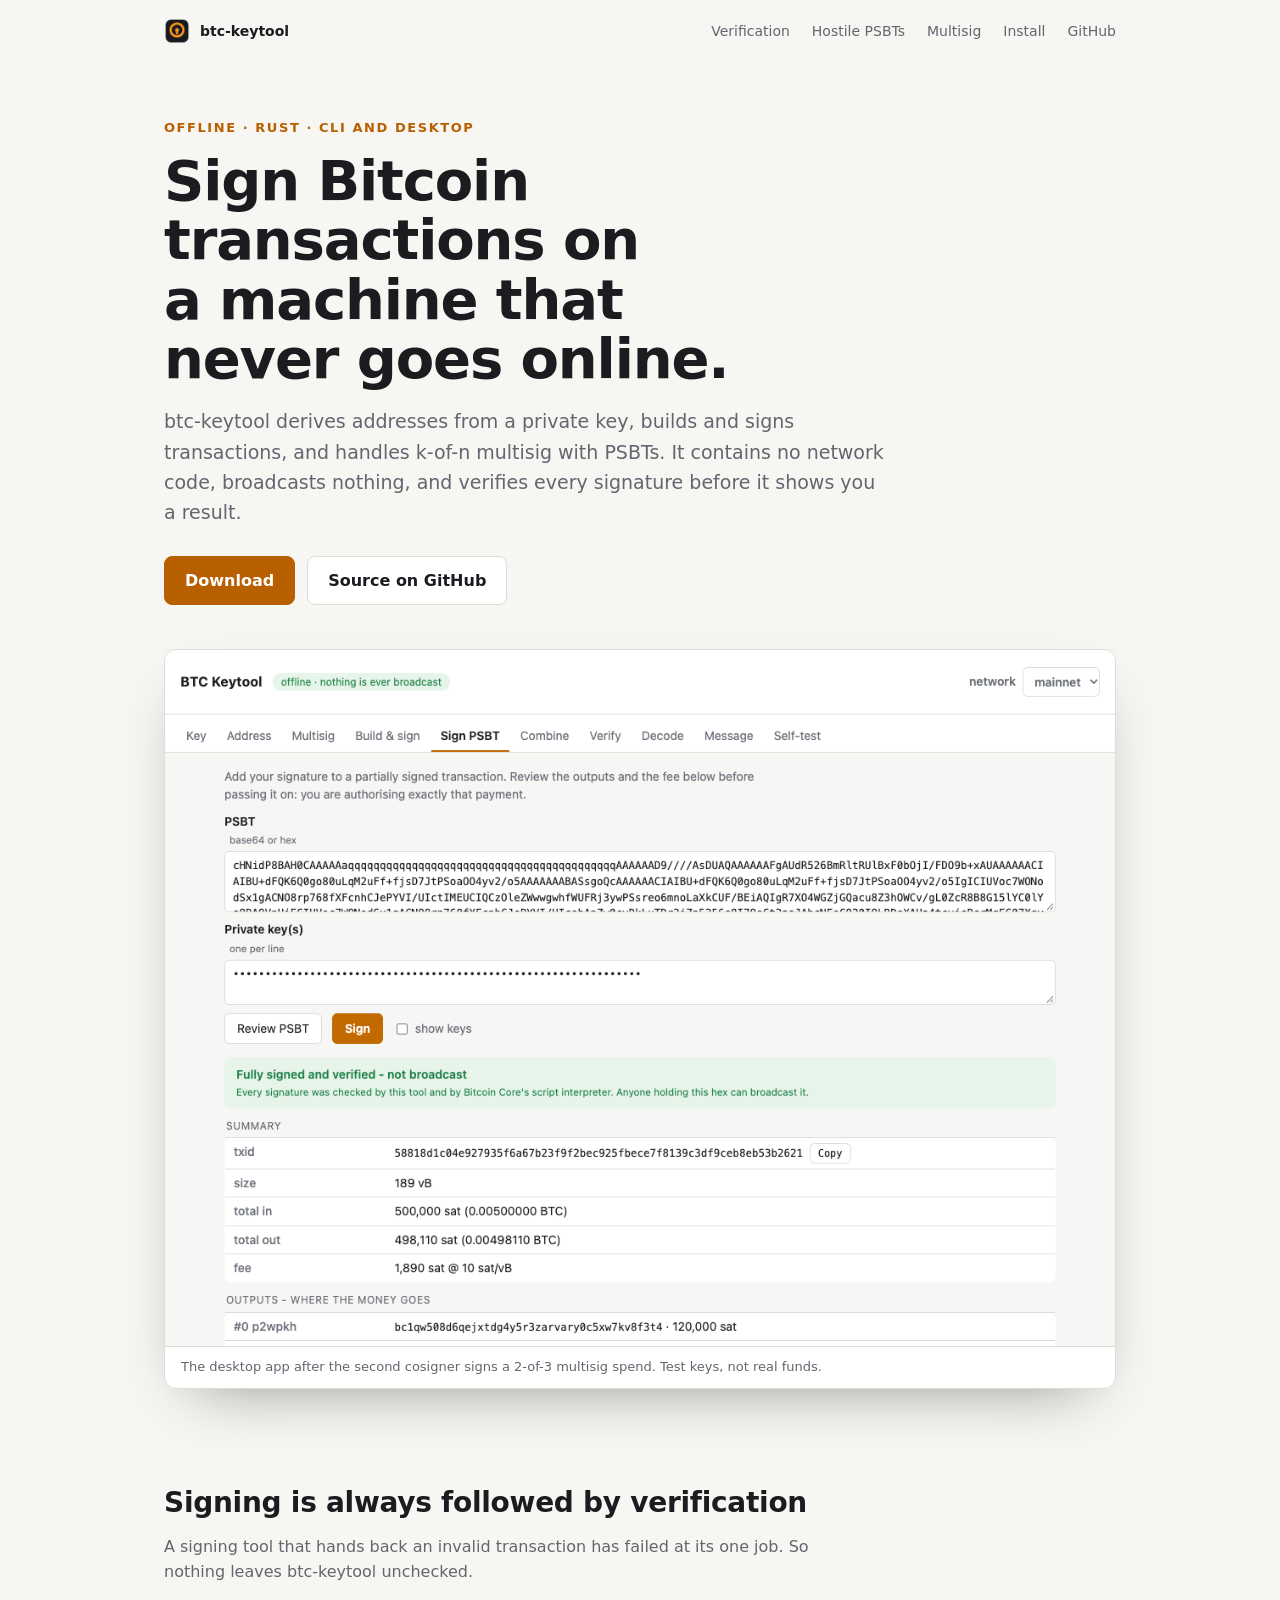
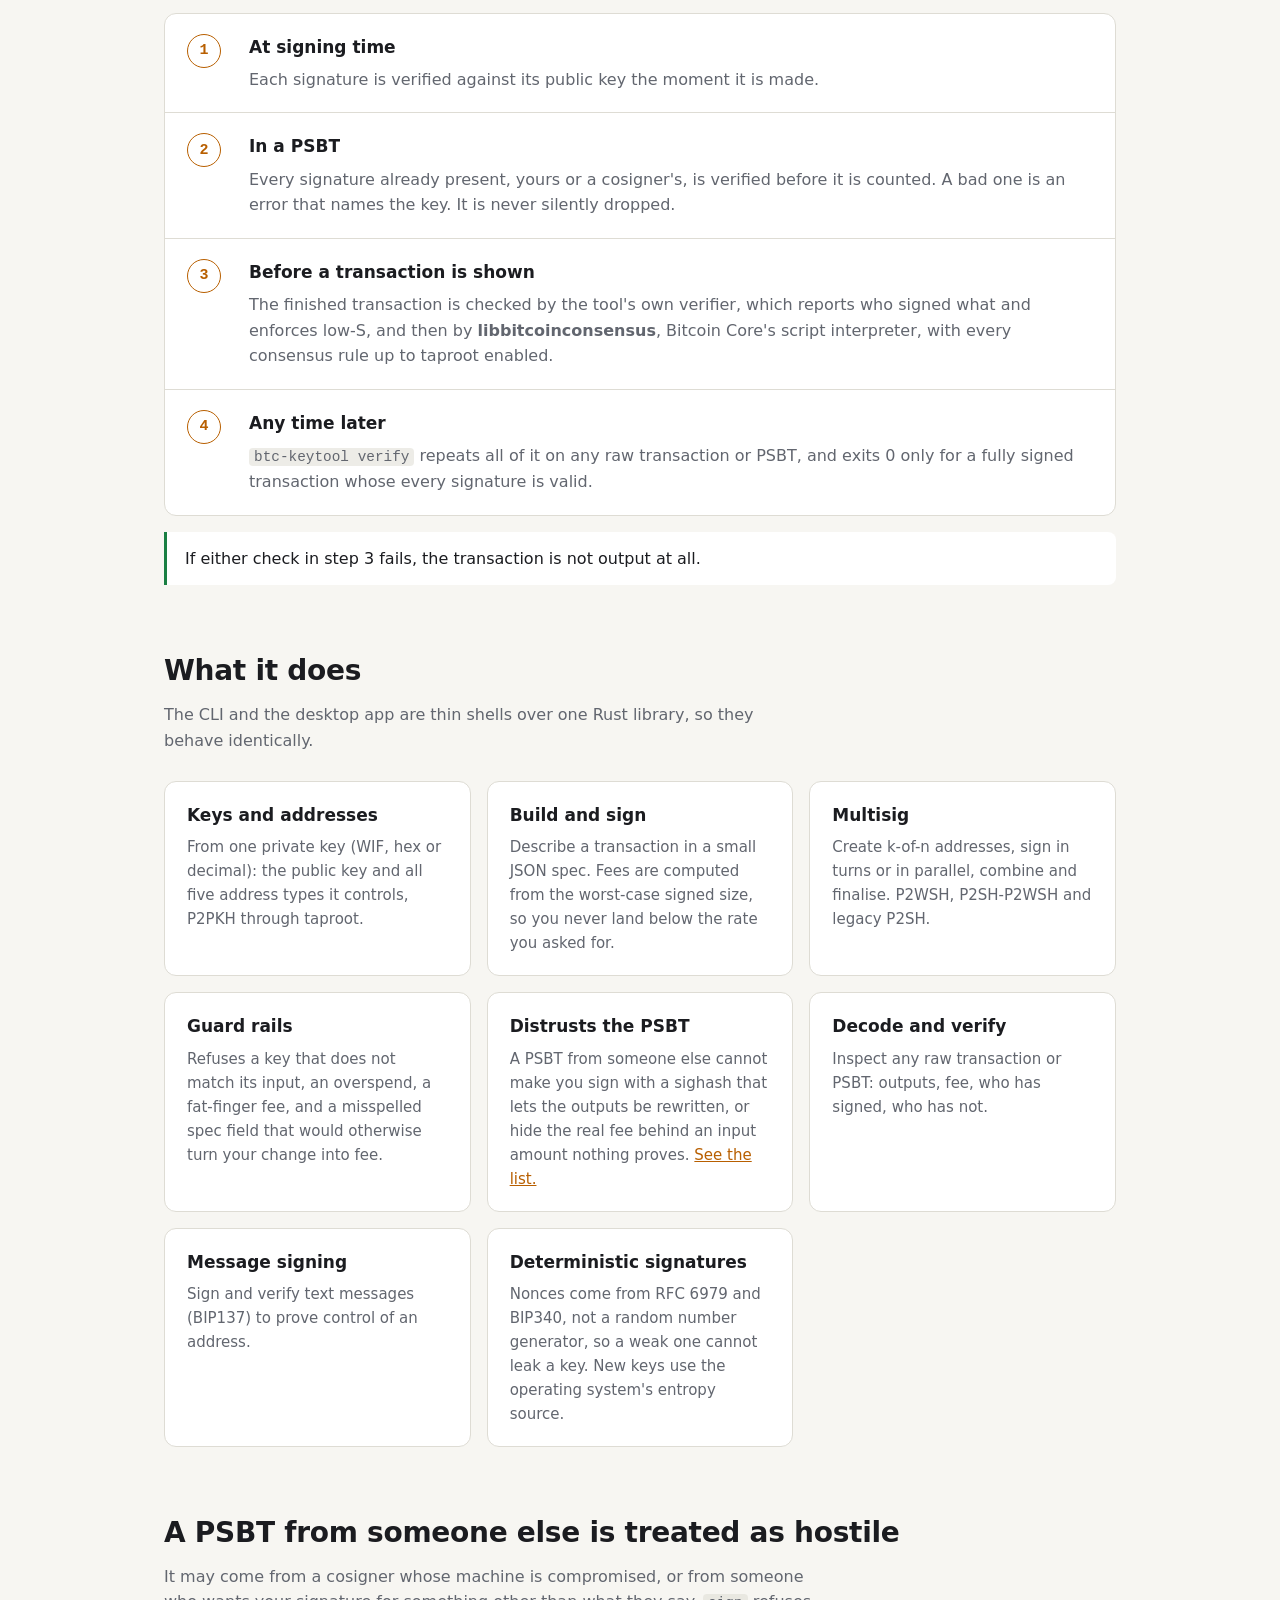
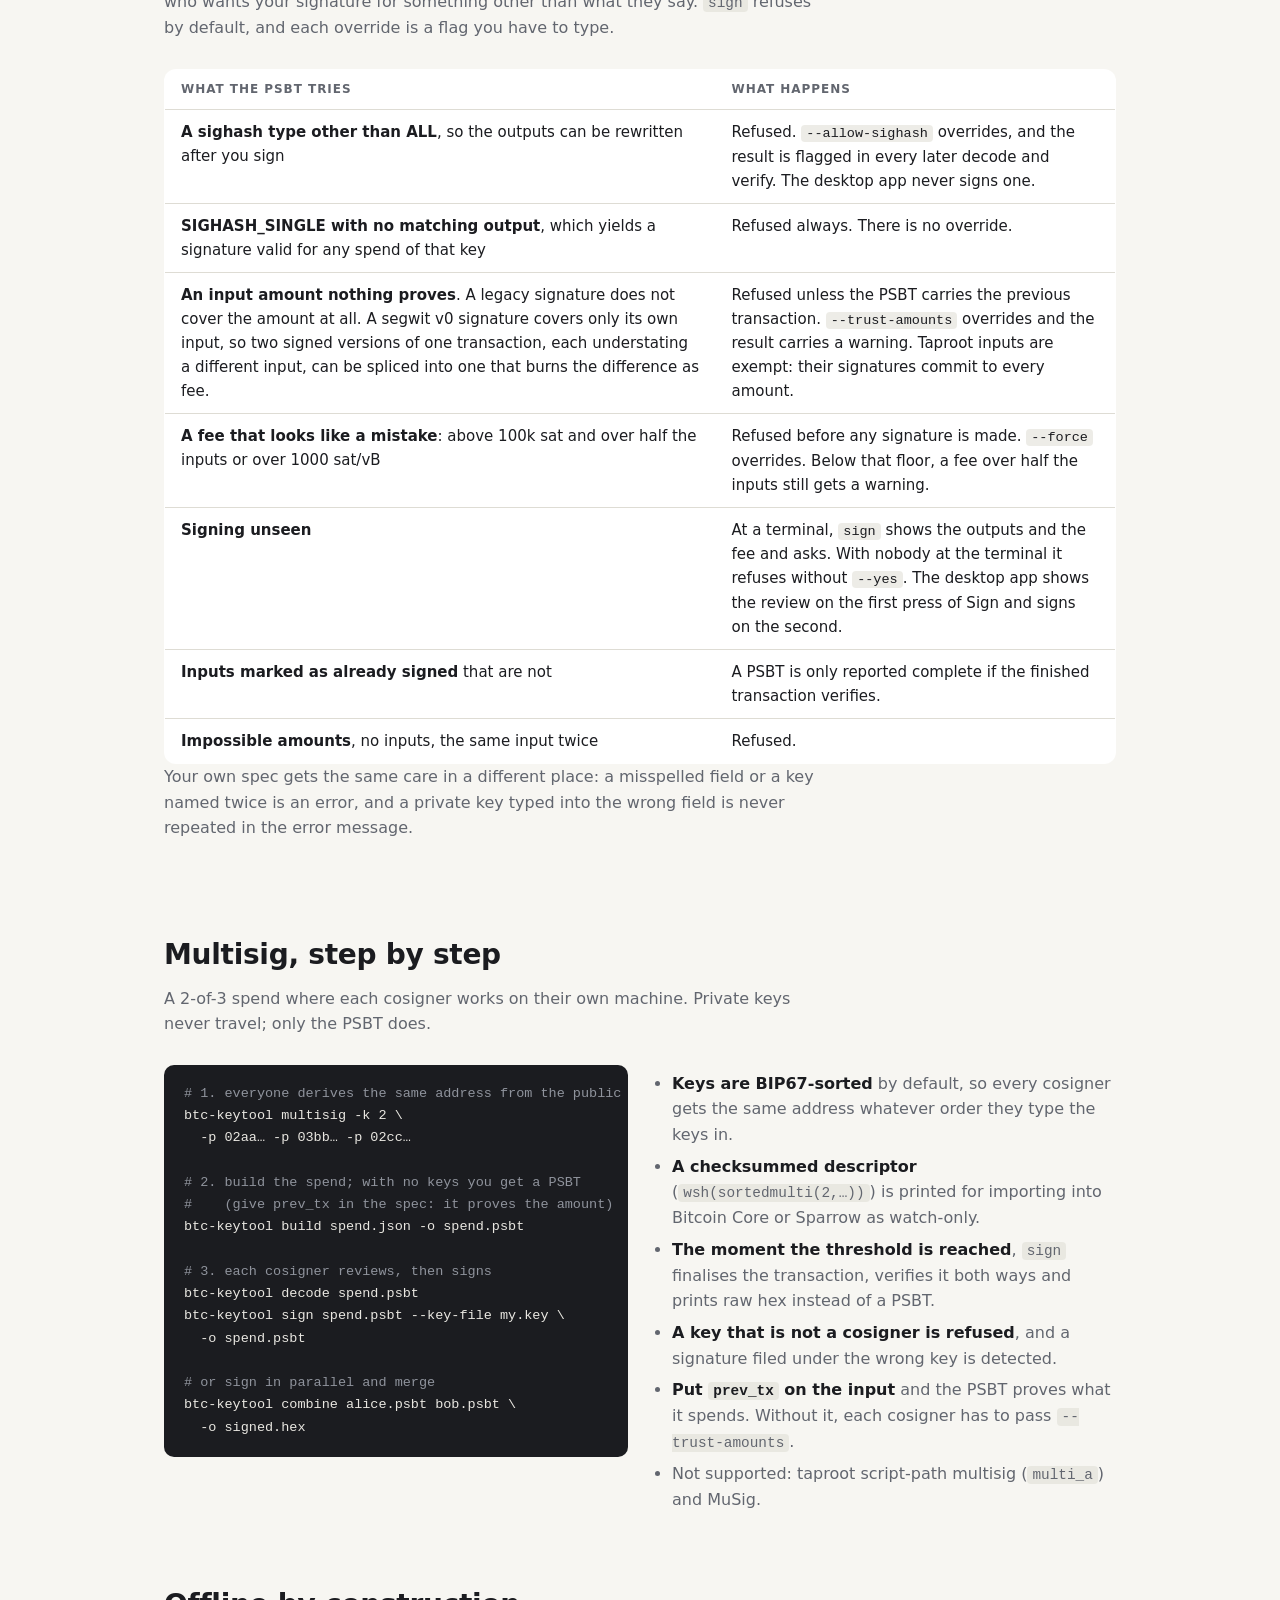
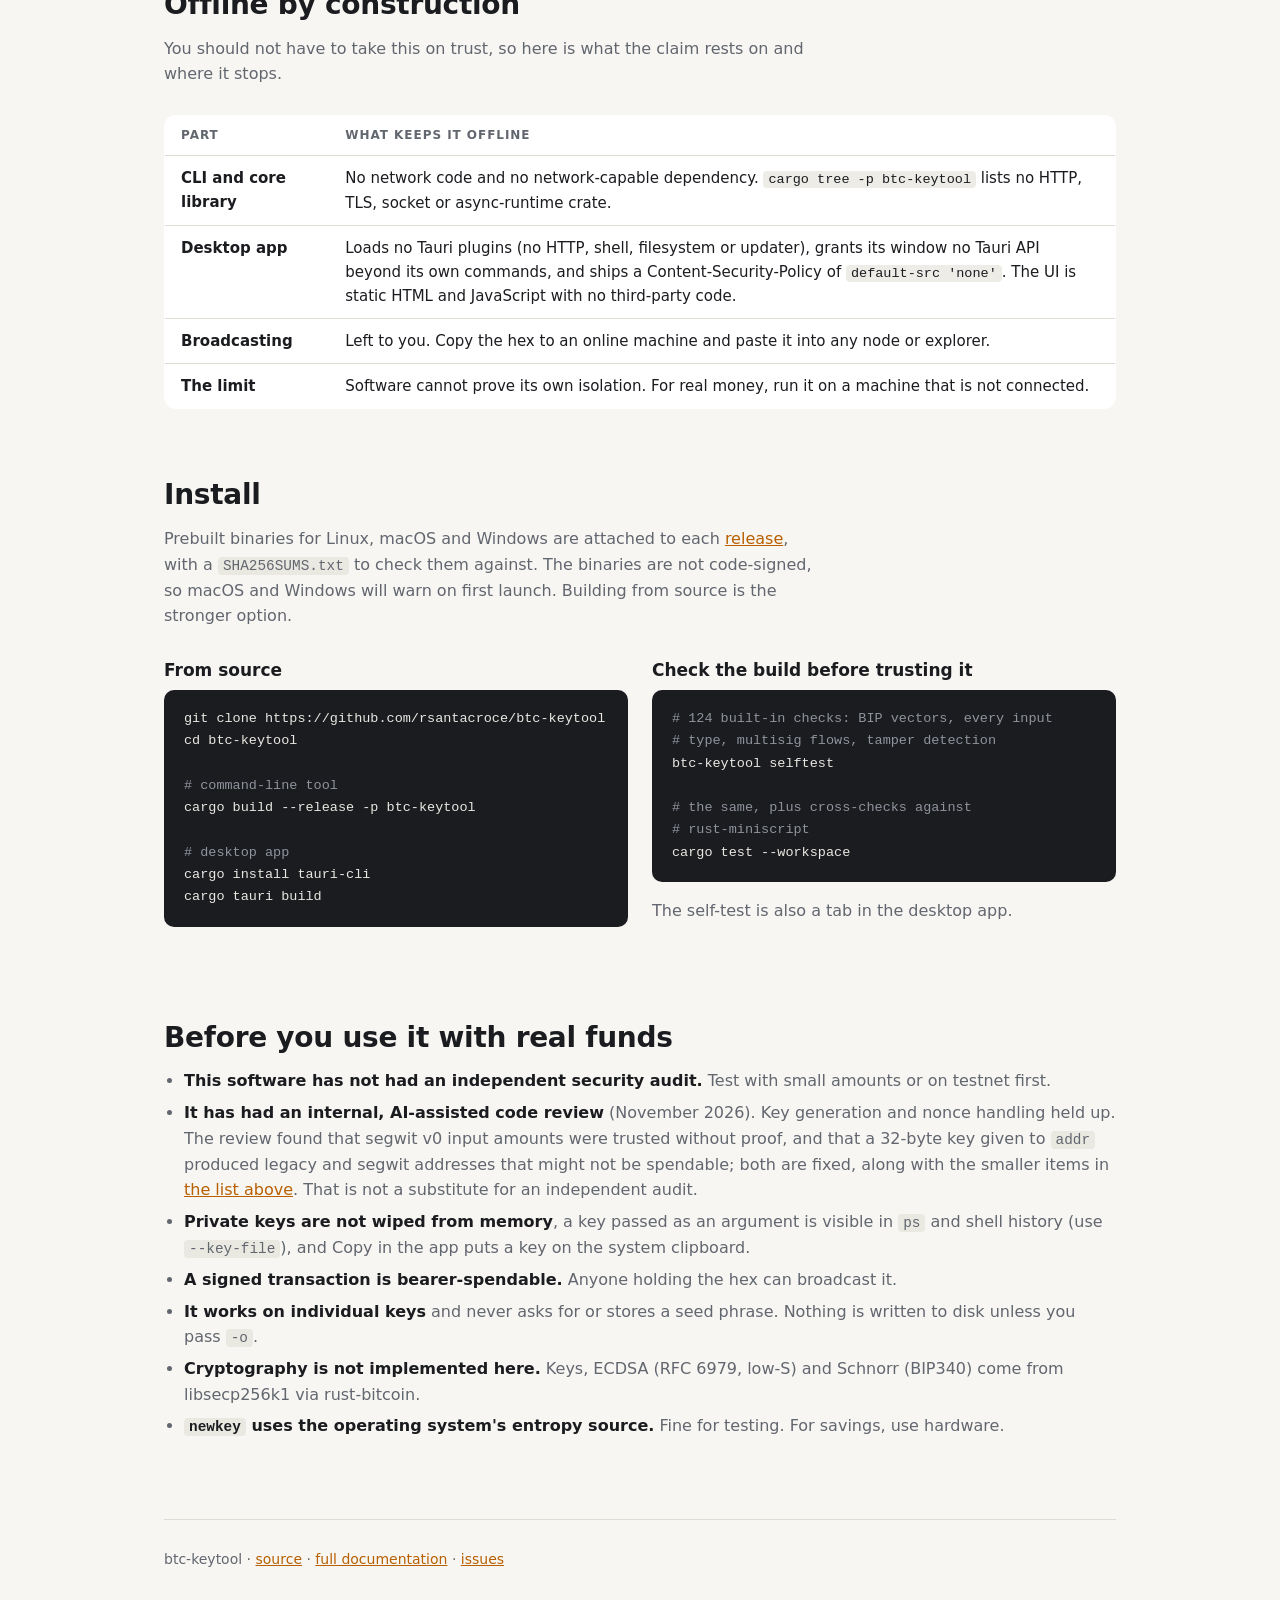
<file: site/index.html>
<!doctype html>
<html lang="en">
<head>
<meta charset="utf-8">
<meta name="viewport" content="width=device-width, initial-scale=1">
<title>btc-keytool - offline Bitcoin keys, multisig and signing</title>
<meta name="description" content="An offline Bitcoin key, multisig and transaction tool written in Rust. CLI and desktop app. Every signature is verified before you see it.">
<link rel="icon" href="assets/icon.png">
<style>
  :root {
    --bg: #f7f6f2; --panel: #ffffff; --ink: #1b1c20; --dim: #62666f; --line: #dedcd4;
    --accent: #b85f00; --accent-ink: #fff; --ok: #1a7f43; --code-bg: #1b1c20; --code-ink: #e9e7e1; --code-dim: #8f939c;
  }
  @media (prefers-color-scheme: dark) {
    :root {
      --bg: #131417; --panel: #1c1e23; --ink: #e9e7e1; --dim: #9a9ea8; --line: #2f323a;
      --accent: #f7931a; --accent-ink: #131417; --ok: #5fd38a; --code-bg: #0c0d0f; --code-ink: #e9e7e1;
    }
  }
  * { box-sizing: border-box; }
  html { scroll-behavior: smooth; }
  body { margin: 0; background: var(--bg); color: var(--ink); font: 16px/1.6 -apple-system, "Segoe UI", system-ui, sans-serif; }
  a { color: var(--accent); }
  .wrap { max-width: 1000px; margin: 0 auto; padding: 0 24px; }
  code, pre, .mono { font-family: ui-monospace, SFMono-Regular, Menlo, Consolas, monospace; }
  code { font-size: .9em; background: color-mix(in srgb, var(--line) 55%, transparent); padding: 1px 5px; border-radius: 4px; }

  nav { display: flex; align-items: center; gap: 22px; padding: 18px 0; font-size: 14px; }
  nav .brand { display: flex; align-items: center; gap: 10px; font-weight: 700; color: var(--ink); text-decoration: none; margin-right: auto; }
  nav .brand img { width: 26px; height: 26px; }
  nav a { color: var(--dim); text-decoration: none; }
  nav a:hover { color: var(--ink); }

  header.hero { padding: 56px 0 28px; }
  .eyebrow { font-size: 13px; letter-spacing: .12em; text-transform: uppercase; color: var(--accent); font-weight: 700; }
  h1 { font-size: clamp(34px, 5.4vw, 56px); line-height: 1.06; letter-spacing: -.02em; margin: 12px 0 18px; max-width: 16ch; text-wrap: balance; }
  .lede { font-size: 19px; color: var(--dim); max-width: 60ch; margin: 0 0 28px; }
  .cta { display: flex; flex-wrap: wrap; gap: 12px; }
  .btn { display: inline-block; padding: 11px 20px; border-radius: 8px; border: 1px solid var(--line); background: var(--panel); color: var(--ink); text-decoration: none; font-weight: 600; }
  .btn.primary { background: var(--accent); border-color: var(--accent); color: var(--accent-ink); }
  .btn:hover { border-color: var(--accent); }
  .shot { margin: 44px 0 0; border: 1px solid var(--line); border-radius: 12px; overflow: hidden; box-shadow: 0 24px 60px -30px rgba(0,0,0,.45); background: var(--panel); }
  .shot img { display: block; width: 100%; height: auto; }
  figcaption { font-size: 13px; color: var(--dim); padding: 10px 16px; border-top: 1px solid var(--line); }

  section { padding: 64px 0 0; }
  h2 { font-size: 28px; letter-spacing: -.01em; margin: 0 0 8px; text-wrap: balance; }
  h3 { font-size: 17px; margin: 0 0 6px; }
  .sub { color: var(--dim); max-width: 64ch; margin: 0 0 28px; }

  .steps { list-style: none; margin: 0; padding: 0; counter-reset: s; border: 1px solid var(--line); border-radius: 12px; background: var(--panel); }
  .steps li { counter-increment: s; display: grid; grid-template-columns: 54px 1fr; gap: 0 8px; padding: 20px 22px; border-top: 1px solid var(--line); }
  .steps li:first-child { border-top: 0; }
  .steps li::before { content: counter(s); font: 700 15px ui-monospace, Menlo, monospace; color: var(--accent); width: 32px; height: 32px; border: 1.5px solid var(--accent); border-radius: 50%; display: grid; place-items: center; }
  .steps p { margin: 0; color: var(--dim); }
  .verdict { margin: 16px 0 0; padding: 14px 18px; border-left: 3px solid var(--ok); background: var(--panel); border-radius: 0 8px 8px 0; }

  .grid { display: grid; grid-template-columns: repeat(auto-fit, minmax(270px, 1fr)); gap: 16px; }
  .card { background: var(--panel); border: 1px solid var(--line); border-radius: 12px; padding: 20px 22px; }
  .card p { margin: 0; color: var(--dim); font-size: 15px; }

  pre { background: var(--code-bg); color: var(--code-ink); padding: 18px 20px; border-radius: 10px; overflow-x: auto; font-size: 13.5px; line-height: 1.65; margin: 0 0 16px; }
  pre .c { color: var(--code-dim); }
  .two { display: grid; grid-template-columns: repeat(auto-fit, minmax(330px, 1fr)); gap: 24px; align-items: start; }
  .two > div { min-width: 0; }

  table { width: 100%; border-collapse: collapse; background: var(--panel); border: 1px solid var(--line); border-radius: 12px; overflow: hidden; font-size: 15px; }
  th, td { text-align: left; padding: 10px 16px; border-top: 1px solid var(--line); vertical-align: top; }
  tr:first-child th { border-top: 0; font-size: 12px; text-transform: uppercase; letter-spacing: .08em; color: var(--dim); }
  .scroll { overflow-x: auto; }

  ul.plain { margin: 0; padding-left: 20px; color: var(--dim); }
  ul.plain li { margin: 6px 0; }
  ul.plain strong { color: var(--ink); }
  footer { margin-top: 80px; padding: 28px 0 48px; border-top: 1px solid var(--line); color: var(--dim); font-size: 14px; }
</style>
</head>
<body>
<div class="wrap">
  <nav>
    <a class="brand" href="#"><img src="assets/icon.png" alt="">btc-keytool</a>
    <a href="#verify">Verification</a>
    <a href="#psbt">Hostile PSBTs</a>
    <a href="#multisig">Multisig</a>
    <a href="#install">Install</a>
    <a href="https://github.com/rsantacroce/btc-keytool">GitHub</a>
  </nav>

  <header class="hero">
    <div class="eyebrow">Offline &middot; Rust &middot; CLI and desktop</div>
    <h1>Sign Bitcoin transactions on a machine that never goes online.</h1>
    <p class="lede">btc-keytool derives addresses from a private key, builds and signs transactions, and handles
      k-of-n multisig with PSBTs. It contains no network code, broadcasts nothing, and verifies every signature
      before it shows you a result.</p>
    <div class="cta">
      <a class="btn primary" href="https://github.com/rsantacroce/btc-keytool/releases">Download</a>
      <a class="btn" href="https://github.com/rsantacroce/btc-keytool">Source on GitHub</a>
    </div>
    <figure class="shot">
      <img src="assets/app.png" width="2240" height="1640" alt="The desktop app after the second cosigner signs a 2-of-3 multisig transaction: a green banner reads 'Fully signed and verified - not broadcast', followed by the fee, the outputs and which cosigners signed.">
      <figcaption>The desktop app after the second cosigner signs a 2-of-3 multisig spend. Test keys, not real funds.</figcaption>
    </figure>
  </header>

  <section id="verify">
    <h2>Signing is always followed by verification</h2>
    <p class="sub">A signing tool that hands back an invalid transaction has failed at its one job. So nothing leaves
      btc-keytool unchecked.</p>
    <ol class="steps">
      <li><div><h3>At signing time</h3><p>Each signature is verified against its public key the moment it is made.</p></div></li>
      <li><div><h3>In a PSBT</h3><p>Every signature already present, yours or a cosigner's, is verified before it is counted.
        A bad one is an error that names the key. It is never silently dropped.</p></div></li>
      <li><div><h3>Before a transaction is shown</h3><p>The finished transaction is checked by the tool's own verifier, which
        reports who signed what and enforces low-S, and then by <strong>libbitcoinconsensus</strong>, Bitcoin Core's
        script interpreter, with every consensus rule up to taproot enabled.</p></div></li>
      <li><div><h3>Any time later</h3><p><code>btc-keytool verify</code> repeats all of it on any raw transaction or PSBT,
        and exits 0 only for a fully signed transaction whose every signature is valid.</p></div></li>
    </ol>
    <p class="verdict">If either check in step 3 fails, the transaction is not output at all.</p>
  </section>

  <section id="features">
    <h2>What it does</h2>
    <p class="sub">The CLI and the desktop app are thin shells over one Rust library, so they behave identically.</p>
    <div class="grid">
      <div class="card"><h3>Keys and addresses</h3><p>From one private key (WIF, hex or decimal): the public key and all five
        address types it controls, P2PKH through taproot.</p></div>
      <div class="card"><h3>Build and sign</h3><p>Describe a transaction in a small JSON spec. Fees are computed from the
        worst-case signed size, so you never land below the rate you asked for.</p></div>
      <div class="card"><h3>Multisig</h3><p>Create k-of-n addresses, sign in turns or in parallel, combine and finalise.
        P2WSH, P2SH-P2WSH and legacy P2SH.</p></div>
      <div class="card"><h3>Guard rails</h3><p>Refuses a key that does not match its input, an overspend, a fat-finger fee,
        and a misspelled spec field that would otherwise turn your change into fee.</p></div>
      <div class="card"><h3>Distrusts the PSBT</h3><p>A PSBT from someone else cannot make you sign with a sighash that lets
        the outputs be rewritten, or hide the real fee behind an input amount nothing proves.
        <a href="#psbt">See the list.</a></p></div>
      <div class="card"><h3>Decode and verify</h3><p>Inspect any raw transaction or PSBT: outputs, fee, who has signed,
        who has not.</p></div>
      <div class="card"><h3>Message signing</h3><p>Sign and verify text messages (BIP137) to prove control of an address.</p></div>
      <div class="card"><h3>Deterministic signatures</h3><p>Nonces come from RFC 6979 and BIP340, not a random number generator,
        so a weak one cannot leak a key. New keys use the operating system's entropy source.</p></div>
    </div>
  </section>

  <section id="psbt">
    <h2>A PSBT from someone else is treated as hostile</h2>
    <p class="sub">It may come from a cosigner whose machine is compromised, or from someone who wants your signature
      for something other than what they say. <code>sign</code> refuses by default, and each override is a flag you
      have to type.</p>
    <div class="scroll"><table>
      <tr><th>What the PSBT tries</th><th>What happens</th></tr>
      <tr><td><strong>A sighash type other than ALL</strong>, so the outputs can be rewritten after you sign</td>
        <td>Refused. <code>--allow-sighash</code> overrides, and the result is flagged in every later decode and verify.
        The desktop app never signs one.</td></tr>
      <tr><td><strong>SIGHASH_SINGLE with no matching output</strong>, which yields a signature valid for any spend of
        that key</td><td>Refused always. There is no override.</td></tr>
      <tr><td><strong>An input amount nothing proves</strong>. A legacy signature does not cover the amount at all. A
        segwit v0 signature covers only its own input, so two signed versions of one transaction, each understating a
        different input, can be spliced into one that burns the difference as fee.</td>
        <td>Refused unless the PSBT carries the previous transaction. <code>--trust-amounts</code> overrides and the
        result carries a warning. Taproot inputs are exempt: their signatures commit to every amount.</td></tr>
      <tr><td><strong>A fee that looks like a mistake</strong>: above 100k sat and over half the inputs or over
        1000 sat/vB</td><td>Refused before any signature is made. <code>--force</code> overrides. Below that floor, a
        fee over half the inputs still gets a warning.</td></tr>
      <tr><td><strong>Signing unseen</strong></td><td>At a terminal, <code>sign</code> shows the outputs and the fee and
        asks. With nobody at the terminal it refuses without <code>--yes</code>. The desktop app shows the review on the
        first press of Sign and signs on the second.</td></tr>
      <tr><td><strong>Inputs marked as already signed</strong> that are not</td><td>A PSBT is only reported complete
        if the finished transaction verifies.</td></tr>
      <tr><td><strong>Impossible amounts</strong>, no inputs, the same input twice</td><td>Refused.</td></tr>
    </table></div>
    <p class="sub">Your own spec gets the same care in a different place: a misspelled field or a key named twice is an
      error, and a private key typed into the wrong field is never repeated in the error message.</p>
  </section>

  <section id="multisig">
    <h2>Multisig, step by step</h2>
    <p class="sub">A 2-of-3 spend where each cosigner works on their own machine. Private keys never travel; only the
      PSBT does.</p>
    <div class="two">
      <div>
        <pre><span class="c"># 1. everyone derives the same address from the public keys</span>
btc-keytool multisig -k 2 \
  -p 02aa… -p 03bb… -p 02cc…

<span class="c"># 2. build the spend; with no keys you get a PSBT
#    (give prev_tx in the spec: it proves the amount)</span>
btc-keytool build spend.json -o spend.psbt

<span class="c"># 3. each cosigner reviews, then signs</span>
btc-keytool decode spend.psbt
btc-keytool sign spend.psbt --key-file my.key \
  -o spend.psbt

<span class="c"># or sign in parallel and merge</span>
btc-keytool combine alice.psbt bob.psbt \
  -o signed.hex</pre>
      </div>
      <div>
        <ul class="plain">
          <li><strong>Keys are BIP67-sorted</strong> by default, so every cosigner gets the same address whatever order
            they type the keys in.</li>
          <li><strong>A checksummed descriptor</strong> (<code>wsh(sortedmulti(2,…))</code>) is printed for importing
            into Bitcoin Core or Sparrow as watch-only.</li>
          <li><strong>The moment the threshold is reached</strong>, <code>sign</code> finalises the transaction, verifies
            it both ways and prints raw hex instead of a PSBT.</li>
          <li><strong>A key that is not a cosigner is refused</strong>, and a signature filed under the wrong key is
            detected.</li>
          <li><strong>Put <code>prev_tx</code> on the input</strong> and the PSBT proves what it spends. Without it,
            each cosigner has to pass <code>--trust-amounts</code>.</li>
          <li>Not supported: taproot script-path multisig (<code>multi_a</code>) and MuSig.</li>
        </ul>
      </div>
    </div>
  </section>

  <section id="offline">
    <h2>Offline by construction</h2>
    <p class="sub">You should not have to take this on trust, so here is what the claim rests on and where it stops.</p>
    <div class="scroll"><table>
      <tr><th>Part</th><th>What keeps it offline</th></tr>
      <tr><td><strong>CLI and core library</strong></td><td>No network code and no network-capable dependency.
        <code>cargo tree -p btc-keytool</code> lists no HTTP, TLS, socket or async-runtime crate.</td></tr>
      <tr><td><strong>Desktop app</strong></td><td>Loads no Tauri plugins (no HTTP, shell, filesystem or updater), grants its
        window no Tauri API beyond its own commands, and ships a Content-Security-Policy of
        <code>default-src 'none'</code>. The UI is static HTML and JavaScript with no third-party code.</td></tr>
      <tr><td><strong>Broadcasting</strong></td><td>Left to you. Copy the hex to an online machine and paste it into any node
        or explorer.</td></tr>
      <tr><td><strong>The limit</strong></td><td>Software cannot prove its own isolation. For real money, run it on a machine
        that is not connected.</td></tr>
    </table></div>
  </section>

  <section id="install">
    <h2>Install</h2>
    <p class="sub">Prebuilt binaries for Linux, macOS and Windows are attached to each
      <a href="https://github.com/rsantacroce/btc-keytool/releases">release</a>, with a <code>SHA256SUMS.txt</code> to
      check them against. The binaries are not code-signed, so macOS and Windows will warn on first launch.
      Building from source is the stronger option.</p>
    <div class="two">
      <div>
        <h3>From source</h3>
        <pre>git clone https://github.com/rsantacroce/btc-keytool
cd btc-keytool

<span class="c"># command-line tool</span>
cargo build --release -p btc-keytool

<span class="c"># desktop app</span>
cargo install tauri-cli
cargo tauri build</pre>
      </div>
      <div>
        <h3>Check the build before trusting it</h3>
        <pre><span class="c"># 124 built-in checks: BIP vectors, every input
# type, multisig flows, tamper detection</span>
btc-keytool selftest

<span class="c"># the same, plus cross-checks against
# rust-miniscript</span>
cargo test --workspace</pre>
        <p class="sub">The self-test is also a tab in the desktop app.</p>
      </div>
    </div>
  </section>

  <section id="safety">
    <h2>Before you use it with real funds</h2>
    <ul class="plain">
      <li><strong>This software has not had an independent security audit.</strong> Test with small amounts or on testnet first.</li>
      <li><strong>It has had an internal, AI-assisted code review</strong> (November 2026). Key generation and nonce
        handling held up. The review found that segwit v0 input amounts were trusted without proof, and that a 32-byte
        key given to <code>addr</code> produced legacy and segwit addresses that might not be spendable; both are fixed,
        along with the smaller items in <a href="#psbt">the list above</a>. That is not a substitute for an independent audit.</li>
      <li><strong>Private keys are not wiped from memory</strong>, a key passed as an argument is visible in
        <code>ps</code> and shell history (use <code>--key-file</code>), and Copy in the app puts a key on the system clipboard.</li>
      <li><strong>A signed transaction is bearer-spendable.</strong> Anyone holding the hex can broadcast it.</li>
      <li><strong>It works on individual keys</strong> and never asks for or stores a seed phrase. Nothing is written to
        disk unless you pass <code>-o</code>.</li>
      <li><strong>Cryptography is not implemented here.</strong> Keys, ECDSA (RFC 6979, low-S) and Schnorr (BIP340) come
        from libsecp256k1 via rust-bitcoin.</li>
      <li><strong><code>newkey</code> uses the operating system's entropy source.</strong> Fine for testing. For savings,
        use hardware.</li>
    </ul>
  </section>

  <footer>
    btc-keytool &middot; <a href="https://github.com/rsantacroce/btc-keytool">source</a> &middot;
    <a href="https://github.com/rsantacroce/btc-keytool/blob/main/README.md">full documentation</a> &middot;
    <a href="https://github.com/rsantacroce/btc-keytool/issues">issues</a>
  </footer>
</div>
</body>
</html>
</file>
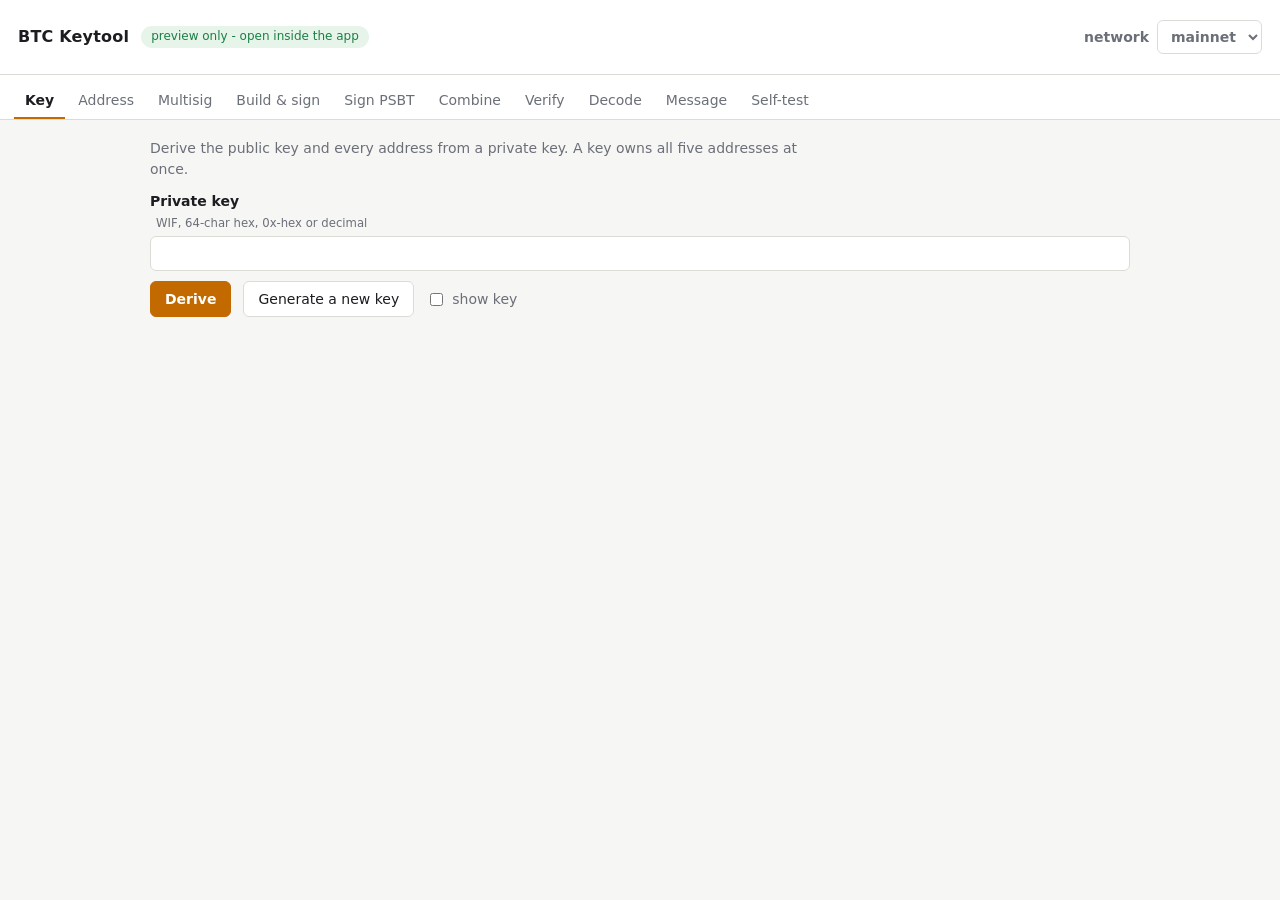
<file: ui/index.html>
<!doctype html>
<html lang="en">
<head>
  <meta charset="utf-8">
  <meta name="viewport" content="width=device-width, initial-scale=1">
  <title>BTC Keytool</title>
  <link rel="stylesheet" href="style.css">
</head>
<body>
  <header>
    <h1>BTC Keytool</h1>
    <span class="pill">offline &middot; nothing is ever broadcast</span>
    <label class="net">network
      <select id="network">
        <option>mainnet</option><option>testnet</option><option>signet</option><option>regtest</option>
      </select>
    </label>
  </header>

  <nav id="tabs">
    <button data-tab="key" class="on">Key</button>
    <button data-tab="addr">Address</button>
    <button data-tab="multisig">Multisig</button>
    <button data-tab="build">Build &amp; sign</button>
    <button data-tab="sign">Sign PSBT</button>
    <button data-tab="combine">Combine</button>
    <button data-tab="verify">Verify</button>
    <button data-tab="decode">Decode</button>
    <button data-tab="msg">Message</button>
    <button data-tab="selftest">Self-test</button>
  </nav>

  <main>
    <section id="key" class="on">
      <p class="hint">Derive the public key and every address from a private key. A key owns all five addresses at once.</p>
      <label>Private key <small>WIF, 64-char hex, 0x-hex or decimal</small>
        <input id="key-in" class="secret mono" autocomplete="off" spellcheck="false">
      </label>
      <div class="row">
        <button class="go" data-act="key">Derive</button>
        <button data-act="newkey">Generate a new key</button>
        <label class="check"><input type="checkbox" data-reveal="key"> show key</label>
      </div>
      <div class="out" id="key-out"></div>
    </section>

    <section id="addr">
      <p class="hint">Inspect an address (script, type, dust limit) or a public key (every address it controls).</p>
      <label>Address or public key <input id="addr-in" class="mono" autocomplete="off" spellcheck="false"></label>
      <div class="row"><button class="go" data-act="addr">Inspect</button></div>
      <div class="out" id="addr-out"></div>
    </section>

    <section id="multisig">
      <p class="hint">Create a k-of-n multisig address from the cosigners' public keys. Only public keys are needed here.
        Every cosigner should build it independently and compare the address before funding it.</p>
      <label>Public keys <small>one compressed key per line</small>
        <textarea id="ms-keys" class="mono" rows="5" spellcheck="false"></textarea>
      </label>
      <div class="row">
        <label>Signatures required <input id="ms-k" type="number" min="1" max="20" value="2"></label>
        <label>Type
          <select id="ms-type">
            <option value="p2wsh">P2WSH - native segwit (bc1q…)</option>
            <option value="p2sh-p2wsh">P2SH-P2WSH - nested segwit (3…)</option>
            <option value="p2sh">P2SH - legacy (3…)</option>
          </select>
        </label>
        <label class="check"><input type="checkbox" id="ms-sorted" checked> sort keys (BIP67)</label>
      </div>
      <div class="row"><button class="go" data-act="multisig">Create address</button></div>
      <div class="out" id="multisig-out"></div>
    </section>

    <section id="build" class="reveal">
      <p class="hint">Build a transaction from a JSON spec and sign it with the keys in the spec. If signatures are still
        missing (multisig, or no key given) you get a PSBT to pass on instead of a transaction.</p>
      <div class="row">
        <button data-example="single">Example: single key</button>
        <button data-example="sweep">Example: sweep</button>
        <button data-example="multisig">Example: 2-of-3 multisig</button>
        <label class="check"><input type="checkbox" data-reveal="build" checked> show spec (it may contain keys)</label>
      </div>
      <label>Spec
        <textarea id="build-in" class="secret mono" rows="16" spellcheck="false"></textarea>
      </label>
      <div class="row">
        <button class="go" data-act="build">Build &amp; sign</button>
        <label class="check"><input type="checkbox" id="build-force"> allow an unusually large fee</label>
      </div>
      <div class="out" id="build-out"></div>
    </section>

    <section id="sign">
      <p class="hint">Add your signature to a partially signed transaction. The first press of Sign shows what it pays;
        check the outputs and the fee, then press Sign again: you are authorising exactly that payment.</p>
      <label>PSBT <small>base64 or hex</small>
        <textarea id="sign-psbt" class="mono" rows="6" spellcheck="false"></textarea>
      </label>
      <label>Private key(s) <small>one per line</small>
        <textarea id="sign-keys" class="secret mono" rows="2" spellcheck="false" autocomplete="off"></textarea>
      </label>
      <div class="row">
        <button data-act="sign-review">Review PSBT</button>
        <button class="go" data-act="sign">Sign</button>
        <label class="check"><input type="checkbox" data-reveal="sign"> show keys</label>
      </div>
      <div class="row">
        <label class="check"><input type="checkbox" id="sign-trust"> sign inputs whose amount the PSBT does not prove (no previous transaction)</label>
        <label class="check"><input type="checkbox" id="sign-force"> allow an unusually large fee</label>
      </div>
      <div class="out" id="sign-out"></div>
    </section>

    <section id="combine">
      <p class="hint">Merge PSBTs of the same transaction that cosigners signed separately.</p>
      <label>PSBTs <small>one per line</small>
        <textarea id="combine-in" class="mono" rows="8" spellcheck="false"></textarea>
      </label>
      <div class="row">
        <button class="go" data-act="combine">Combine</button>
        <label class="check"><input type="checkbox" id="combine-force"> allow an unusually large fee</label>
      </div>
      <div class="out" id="combine-out"></div>
    </section>

    <section id="verify">
      <p class="hint">Verify every signature of a signed transaction or a PSBT. Valid signatures do not mean the payment is the one you intended: check the outputs and fee shown. A raw transaction needs the spec it was
        built from, because signatures commit to the amounts being spent and the transaction does not contain them.</p>
      <label>Raw transaction hex or PSBT
        <textarea id="verify-in" class="mono" rows="6" spellcheck="false"></textarea>
      </label>
      <label>Spec <small>only for a raw transaction; private keys in it are ignored</small>
        <textarea id="verify-spec" class="mono" rows="6" spellcheck="false"></textarea>
      </label>
      <div class="row"><button class="go" data-act="verify">Verify</button></div>
      <div class="out" id="verify-out"></div>
    </section>

    <section id="decode">
      <p class="hint">Decode a raw transaction or a PSBT.</p>
      <label>Raw transaction hex or PSBT
        <textarea id="decode-in" class="mono" rows="6" spellcheck="false"></textarea>
      </label>
      <div class="row"><button class="go" data-act="decode">Decode</button></div>
      <div class="out" id="decode-out"></div>
    </section>

    <section id="msg">
      <p class="hint">Sign a text message with a key, or check someone else's signature. A signature is verified before it is shown.</p>
      <label>Message <textarea id="msg-text" rows="3" spellcheck="false"></textarea></label>
      <h3>Sign</h3>
      <label>Private key <input id="msg-key" class="secret mono" autocomplete="off" spellcheck="false"></label>
      <label>Address to sign for <small>optional; one of the key's own, default P2PKH</small>
        <input id="msg-addr" class="mono" autocomplete="off" spellcheck="false">
      </label>
      <div class="row">
        <button class="go" data-act="msg-sign">Sign message</button>
        <label class="check"><input type="checkbox" data-reveal="msg"> show key</label>
      </div>
      <h3>Verify</h3>
      <label>Signer's address <input id="msg-vaddr" class="mono" autocomplete="off" spellcheck="false"></label>
      <label>Signature <small>base64</small> <input id="msg-sig" class="mono" autocomplete="off" spellcheck="false"></label>
      <div class="row"><button class="go" data-act="msg-verify">Verify signature</button></div>
      <div class="out" id="msg-out"></div>
    </section>

    <section id="selftest">
      <p class="hint">Run the built-in test vectors on this machine: official BIP vectors, every input type signed and
        verified, multisig flows, and tamper detection.</p>
      <div class="row"><button class="go" data-act="selftest">Run self-test</button></div>
      <div class="out" id="selftest-out"></div>
    </section>
  </main>
  <script src="app.js"></script>
</body>
</html>
</file>
<file: ui/style.css>
:root {
  --bg: #f6f6f4; --panel: #fff; --ink: #1c1d21; --dim: #6b6f78; --line: #dcdcd6;
  --accent: #c26a00; --accent-ink: #fff; --ok: #1a7f43; --bad: #b3261e; --warn: #8a6100;
  --ok-bg: #e6f4ea; --bad-bg: #fbe9e7; --warn-bg: #fdf3d6;
}
@media (prefers-color-scheme: dark) {
  :root {
    --bg: #15161a; --panel: #1e2026; --ink: #e8e8e6; --dim: #9a9ea8; --line: #33363f;
    --accent: #f7931a; --accent-ink: #15161a; --ok: #5fd38a; --bad: #ff8a80; --warn: #f2c14e;
    --ok-bg: #16301f; --bad-bg: #3a1b19; --warn-bg: #33290f;
  }
}
* { box-sizing: border-box; }
html, body { margin: 0; height: 100%; }
body { background: var(--bg); color: var(--ink); font: 14px/1.45 -apple-system, "Segoe UI", system-ui, sans-serif; display: flex; flex-direction: column; }
header { display: flex; align-items: center; gap: 12px; padding: 10px 18px; border-bottom: 1px solid var(--line); background: var(--panel); }
h1 { font-size: 16px; margin: 0; letter-spacing: .2px; }
h3 { font-size: 13px; margin: 18px 0 2px; text-transform: uppercase; letter-spacing: .6px; color: var(--dim); }
.pill { font-size: 12px; color: var(--ok); background: var(--ok-bg); padding: 2px 10px; border-radius: 99px; }
.net { margin-left: auto; flex-direction: row; align-items: center; gap: 8px; color: var(--dim); }
nav { display: flex; flex-wrap: wrap; gap: 2px; padding: 8px 14px 0; background: var(--panel); border-bottom: 1px solid var(--line); }
nav button { border: 0; border-bottom: 2px solid transparent; border-radius: 0; background: none; color: var(--dim); padding: 7px 11px; }
nav button.on { color: var(--ink); border-bottom-color: var(--accent); font-weight: 600; }
main { flex: 1; overflow: auto; padding: 18px; }
section { display: none; max-width: 980px; margin: 0 auto; }
section.on { display: block; }
.hint { color: var(--dim); margin: 0 0 12px; max-width: 76ch; }
label { display: flex; flex-direction: column; gap: 4px; margin: 10px 0; font-weight: 600; }
label small { font-weight: 400; color: var(--dim); display: inline; margin-left: 6px; }
label.check { flex-direction: row; align-items: center; font-weight: 400; color: var(--dim); gap: 6px; margin: 0; }
input, textarea, select, button { font: inherit; color: inherit; }
input:not([type=checkbox]), textarea, select { background: var(--panel); border: 1px solid var(--line); border-radius: 6px; padding: 7px 9px; width: 100%; }
input[type=number] { width: 90px; }
textarea { resize: vertical; }
select { width: auto; }
input:focus, textarea:focus, select:focus { outline: 2px solid var(--accent); outline-offset: -1px; }
.mono { font: 12.5px/1.5 ui-monospace, SFMono-Regular, Menlo, Consolas, monospace; }
.secret { -webkit-text-security: disc; }
.reveal .secret { -webkit-text-security: none; }
.row { display: flex; flex-wrap: wrap; align-items: center; gap: 12px; margin: 10px 0; }
.row > label { margin: 0; }
button { background: var(--panel); border: 1px solid var(--line); border-radius: 6px; padding: 7px 14px; cursor: pointer; }
button:hover { border-color: var(--accent); }
button.go { background: var(--accent); border-color: var(--accent); color: var(--accent-ink); font-weight: 600; }
button.small { padding: 2px 9px; font-size: 12px; }
button:disabled { opacity: .5; cursor: default; }
.out { margin-top: 16px; }
.banner { padding: 10px 14px; border-radius: 8px; font-weight: 600; margin-bottom: 12px; }
.banner.ok { background: var(--ok-bg); color: var(--ok); }
.banner.bad { background: var(--bad-bg); color: var(--bad); }
.banner.warn { background: var(--warn-bg); color: var(--warn); }
.banner small { display: block; font-weight: 400; margin-top: 2px; }
table { border-collapse: collapse; width: 100%; background: var(--panel); border: 1px solid var(--line); border-radius: 8px; overflow: hidden; margin-bottom: 12px; }
caption { text-align: left; font-size: 12px; text-transform: uppercase; letter-spacing: .6px; color: var(--dim); padding: 0 2px 5px; }
th, td { text-align: left; padding: 6px 10px; border-top: 1px solid var(--line); vertical-align: top; }
tr:first-child > th, tr:first-child > td { border-top: 0; }
th { width: 190px; color: var(--dim); font-weight: 500; white-space: nowrap; }
td { word-break: break-all; }
td.mono { user-select: all; }
.tag { display: inline-block; font-size: 11.5px; font-weight: 700; padding: 0 7px; border-radius: 4px; }
.tag.ok { background: var(--ok-bg); color: var(--ok); }
.tag.bad { background: var(--bad-bg); color: var(--bad); }
.tag.warn { background: var(--warn-bg); color: var(--warn); }
.dim { color: var(--dim); }
.payload { position: relative; }
.payload textarea { background: var(--panel); }
.payload .actions { display: flex; gap: 8px; margin-top: 6px; }
</file>
